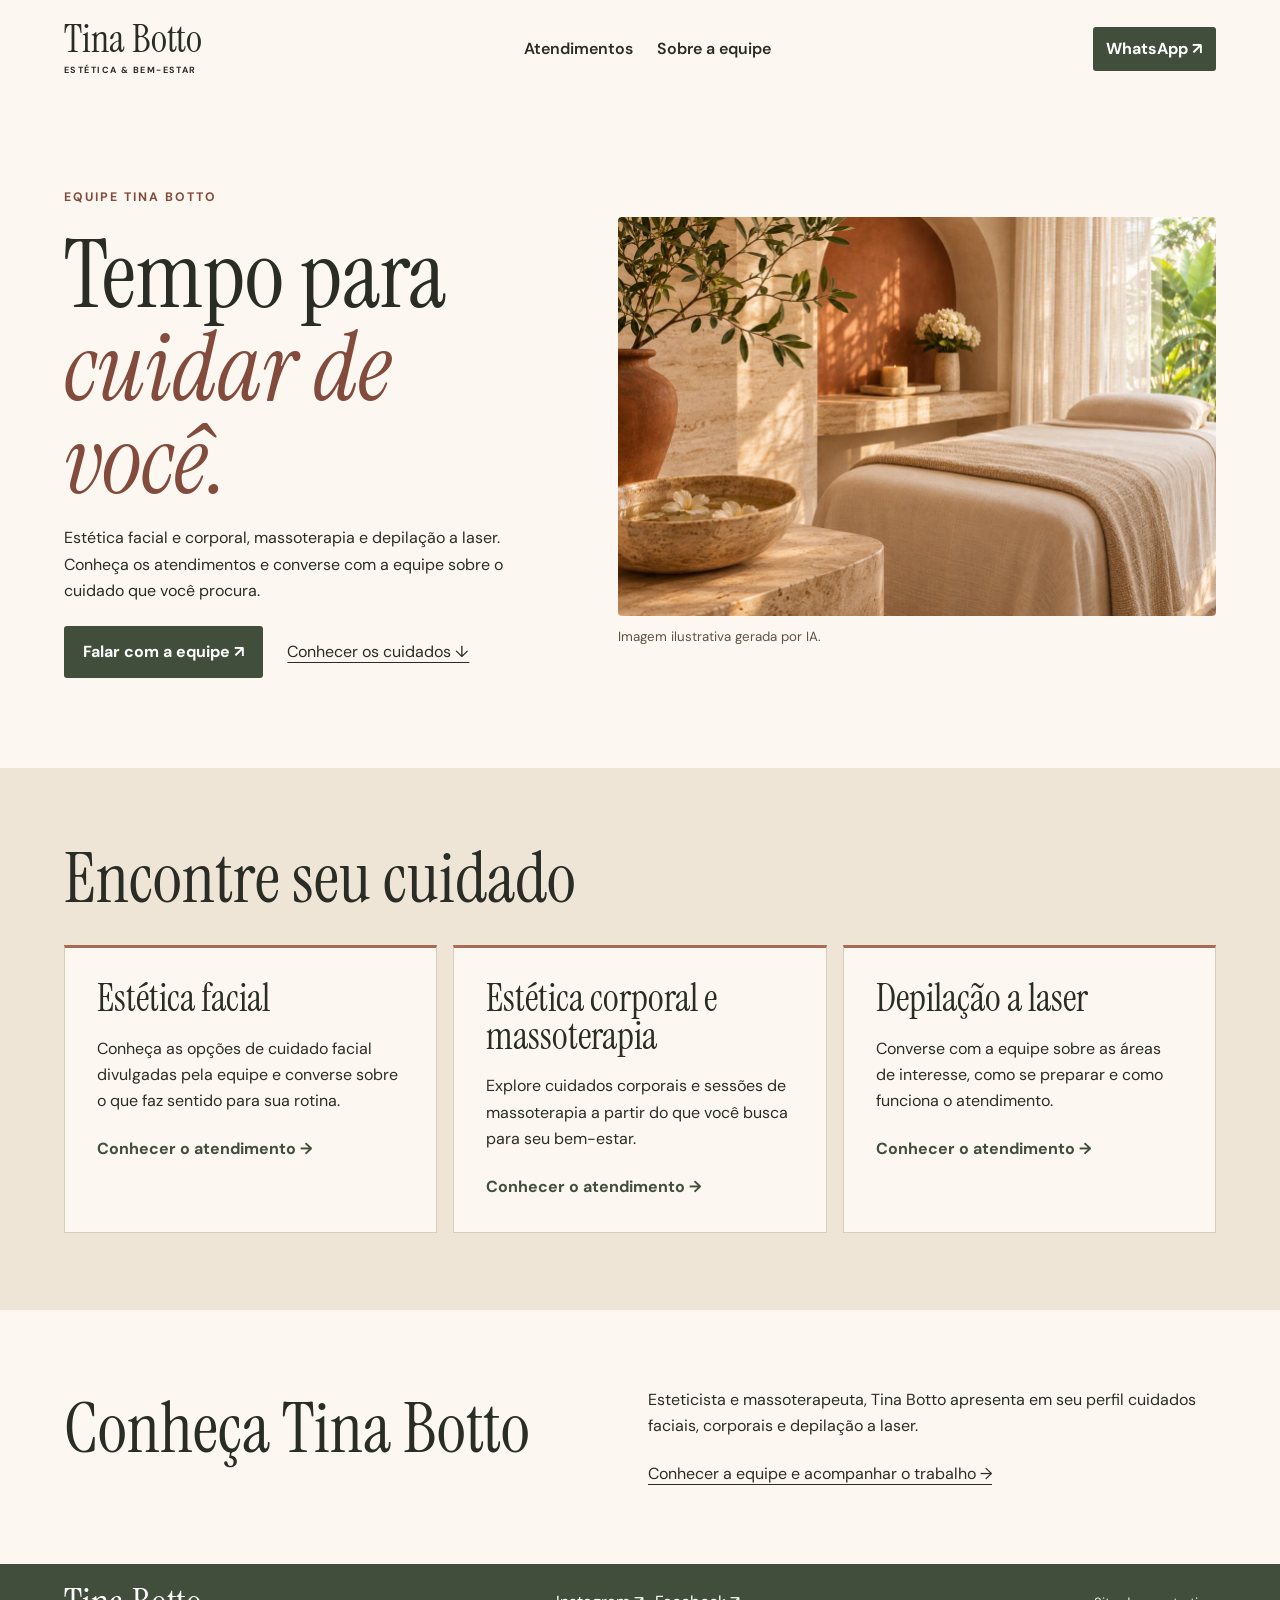
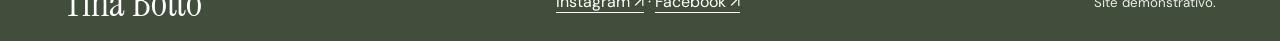
<file: index.html>
<!doctype html><html lang="pt-BR"><head><meta charset="utf-8"><meta name="viewport" content="width=device-width,initial-scale=1"><meta name="robots" content="noindex"><title>Início | Equipe Tina Botto</title><link rel="stylesheet" href="estilo.css"></head><body><a class="skip" href="#conteudo">Pular para o conteúdo</a><header class="wrap"><a class="brand" href="index.html">Tina Botto<span>ESTÉTICA &amp; BEM-ESTAR</span></a><nav aria-label="Navegação"><a href="index.html#cuidados">Atendimentos</a><a href="sobre.html">Sobre a equipe</a></nav><a class="button small" href="https://api.whatsapp.com/send?phone=5521982049789">WhatsApp ↗</a></header><main id="conteudo"><section class="hero wrap"><div><p class="label">Equipe Tina Botto</p><h1>Tempo para <em>cuidar de você.</em></h1><p>Estética facial e corporal, massoterapia e depilação a laser. Conheça os atendimentos e converse com a equipe sobre o cuidado que você procura.</p><div class="actions"><a class="button" href="https://api.whatsapp.com/send?phone=5521982049789">Falar com a equipe ↗</a><a href="#cuidados">Conhecer os cuidados ↓</a></div></div><figure><img src="estudio.jpg" width="1200" height="800" alt="Ambiente de estética com maca em linho claro e luz natural"><figcaption>Imagem ilustrativa gerada por IA.</figcaption></figure></section><section class="tint" id="cuidados"><div class="wrap section"><h2>Encontre seu cuidado</h2><div class="cards"><a class="card" href="facial.html"><h3>Estética facial</h3><p>Conheça as opções de cuidado facial divulgadas pela equipe e converse sobre o que faz sentido para sua rotina.</p><strong>Conhecer o atendimento →</strong></a><a class="card" href="corporal.html"><h3>Estética corporal e massoterapia</h3><p>Explore cuidados corporais e sessões de massoterapia a partir do que você busca para seu bem-estar.</p><strong>Conhecer o atendimento →</strong></a><a class="card" href="laser.html"><h3>Depilação a laser</h3><p>Converse com a equipe sobre as áreas de interesse, como se preparar e como funciona o atendimento.</p><strong>Conhecer o atendimento →</strong></a></div></div></section><section class="wrap section split"><h2>Conheça Tina Botto</h2><div><p>Esteticista e massoterapeuta, Tina Botto apresenta em seu perfil cuidados faciais, corporais e depilação a laser.</p><a href="sobre.html">Conhecer a equipe e acompanhar o trabalho →</a></div></section></main><footer><div class="wrap"><a class="brand" href="index.html">Tina Botto</a><div><a href="https://www.instagram.com/tinabotto/">Instagram ↗</a> · <a href="https://www.facebook.com/tinabottorj/">Facebook ↗</a></div><small>Site demonstrativo.</small></div></footer></body></html>
</file>
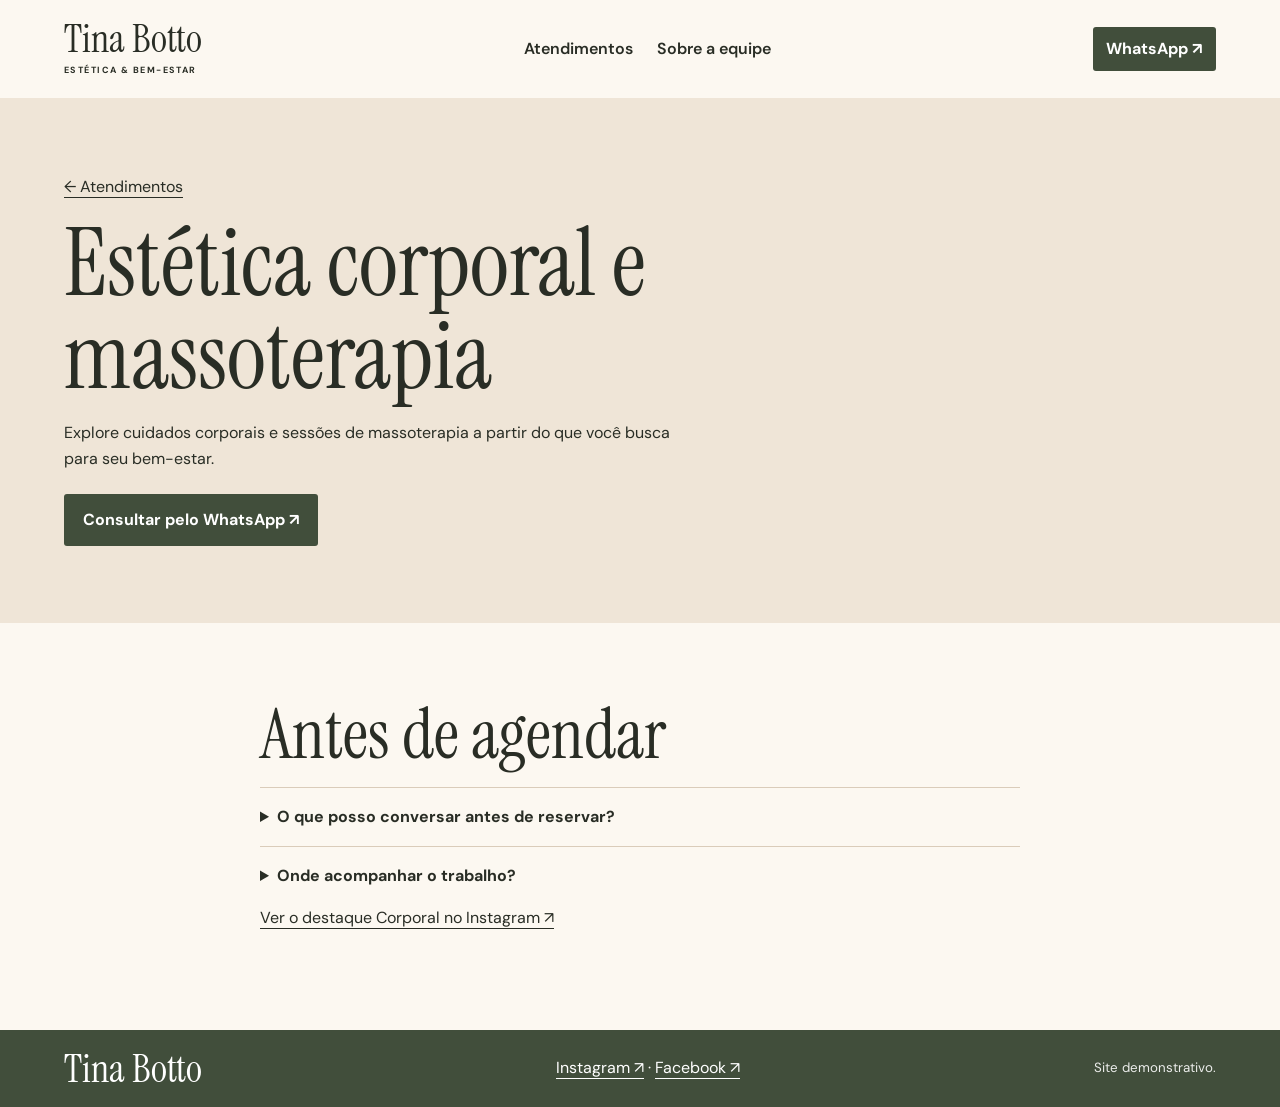
<file: corporal.html>
<!doctype html><html lang="pt-BR"><head><meta charset="utf-8"><meta name="viewport" content="width=device-width,initial-scale=1"><meta name="robots" content="noindex"><title>Estética corporal e massoterapia | Equipe Tina Botto</title><link rel="stylesheet" href="estilo.css"></head><body><a class="skip" href="#conteudo">Pular para o conteúdo</a><header class="wrap"><a class="brand" href="index.html">Tina Botto<span>ESTÉTICA &amp; BEM-ESTAR</span></a><nav aria-label="Navegação"><a href="index.html#cuidados">Atendimentos</a><a href="sobre.html">Sobre a equipe</a></nav><a class="button small" href="https://api.whatsapp.com/send?phone=5521982049789">WhatsApp ↗</a></header><main id="conteudo"><section class="tint"><div class="wrap section"><a href="index.html#cuidados">← Atendimentos</a><h1>Estética corporal e massoterapia</h1><p>Explore cuidados corporais e sessões de massoterapia a partir do que você busca para seu bem-estar.</p><a class="button" href="https://api.whatsapp.com/send?phone=5521982049789">Consultar pelo WhatsApp ↗</a></div></section><section class="wrap section reading"><h2>Antes de agendar</h2><details><summary>O que posso conversar antes de reservar?</summary><p>Explique se seu interesse é massoterapia ou estética corporal. Pergunte quais atendimentos estão disponíveis, a duração e o valor.</p></details><details><summary>Onde acompanhar o trabalho?</summary><p>Veja o destaque Corporal e as publicações sobre massoterapia no Instagram.</p></details><p><a href="https://www.instagram.com/tinabotto/stories/highlights/17909480476091466/">Ver o destaque Corporal no Instagram ↗</a></p></section></main><footer><div class="wrap"><a class="brand" href="index.html">Tina Botto</a><div><a href="https://www.instagram.com/tinabotto/">Instagram ↗</a> · <a href="https://www.facebook.com/tinabottorj/">Facebook ↗</a></div><small>Site demonstrativo.</small></div></footer></body></html>
</file>
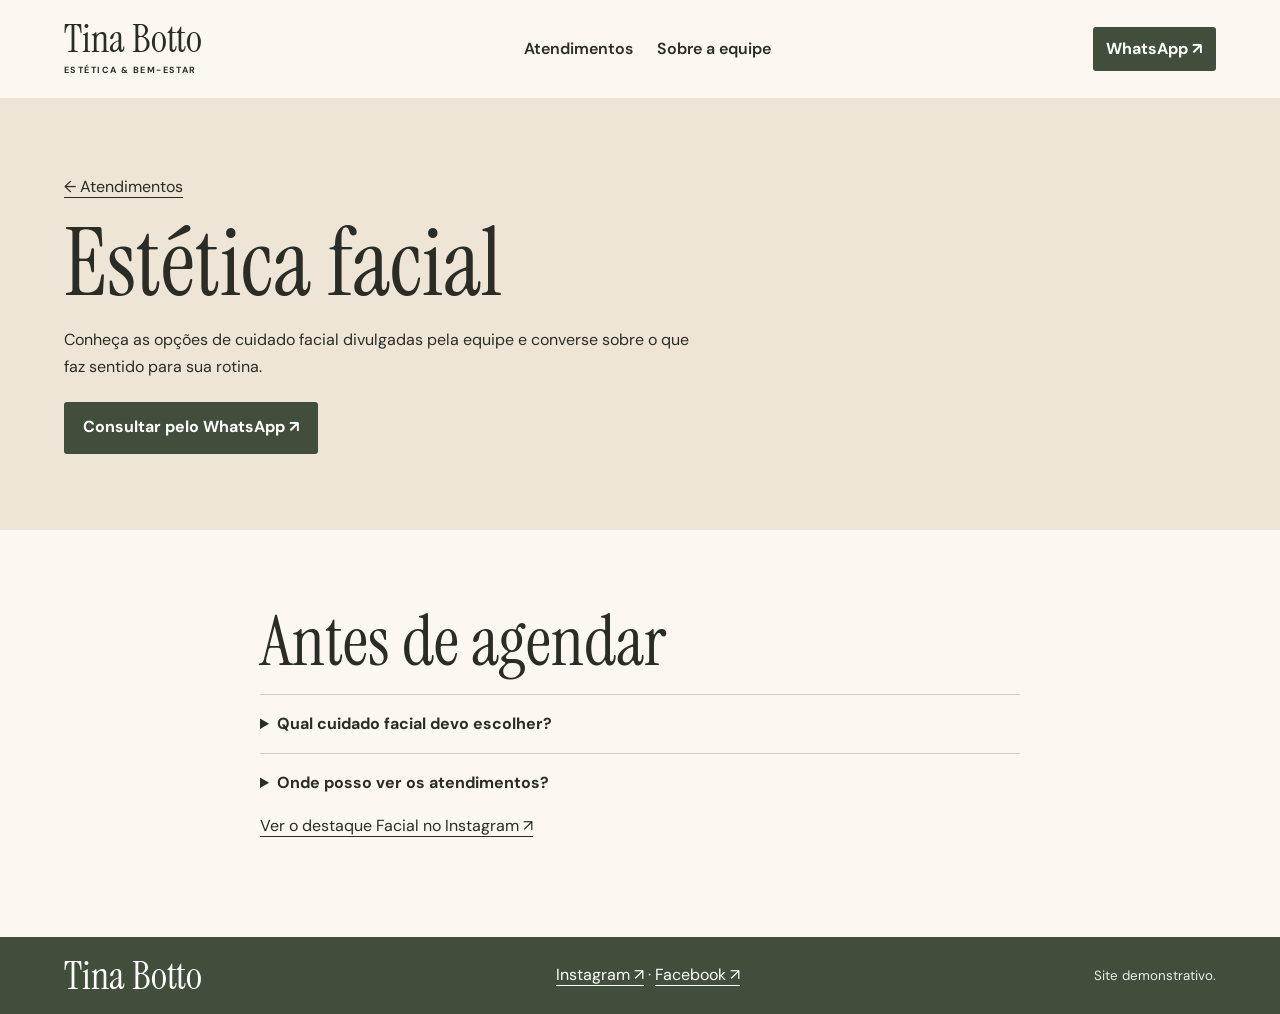
<file: facial.html>
<!doctype html><html lang="pt-BR"><head><meta charset="utf-8"><meta name="viewport" content="width=device-width,initial-scale=1"><meta name="robots" content="noindex"><title>Estética facial | Equipe Tina Botto</title><link rel="stylesheet" href="estilo.css"></head><body><a class="skip" href="#conteudo">Pular para o conteúdo</a><header class="wrap"><a class="brand" href="index.html">Tina Botto<span>ESTÉTICA &amp; BEM-ESTAR</span></a><nav aria-label="Navegação"><a href="index.html#cuidados">Atendimentos</a><a href="sobre.html">Sobre a equipe</a></nav><a class="button small" href="https://api.whatsapp.com/send?phone=5521982049789">WhatsApp ↗</a></header><main id="conteudo"><section class="tint"><div class="wrap section"><a href="index.html#cuidados">← Atendimentos</a><h1>Estética facial</h1><p>Conheça as opções de cuidado facial divulgadas pela equipe e converse sobre o que faz sentido para sua rotina.</p><a class="button" href="https://api.whatsapp.com/send?phone=5521982049789">Consultar pelo WhatsApp ↗</a></div></section><section class="wrap section reading"><h2>Antes de agendar</h2><details><summary>Qual cuidado facial devo escolher?</summary><p>Conte à equipe o que você procura e quais produtos ou procedimentos já fazem parte da sua rotina. Confirme as opções e orientações antes de reservar.</p></details><details><summary>Onde posso ver os atendimentos?</summary><p>O destaque Facial reúne publicações da equipe sobre o tema.</p></details><p><a href="https://www.instagram.com/tinabotto/stories/highlights/17904701545177329/">Ver o destaque Facial no Instagram ↗</a></p></section></main><footer><div class="wrap"><a class="brand" href="index.html">Tina Botto</a><div><a href="https://www.instagram.com/tinabotto/">Instagram ↗</a> · <a href="https://www.facebook.com/tinabottorj/">Facebook ↗</a></div><small>Site demonstrativo.</small></div></footer></body></html>
</file>
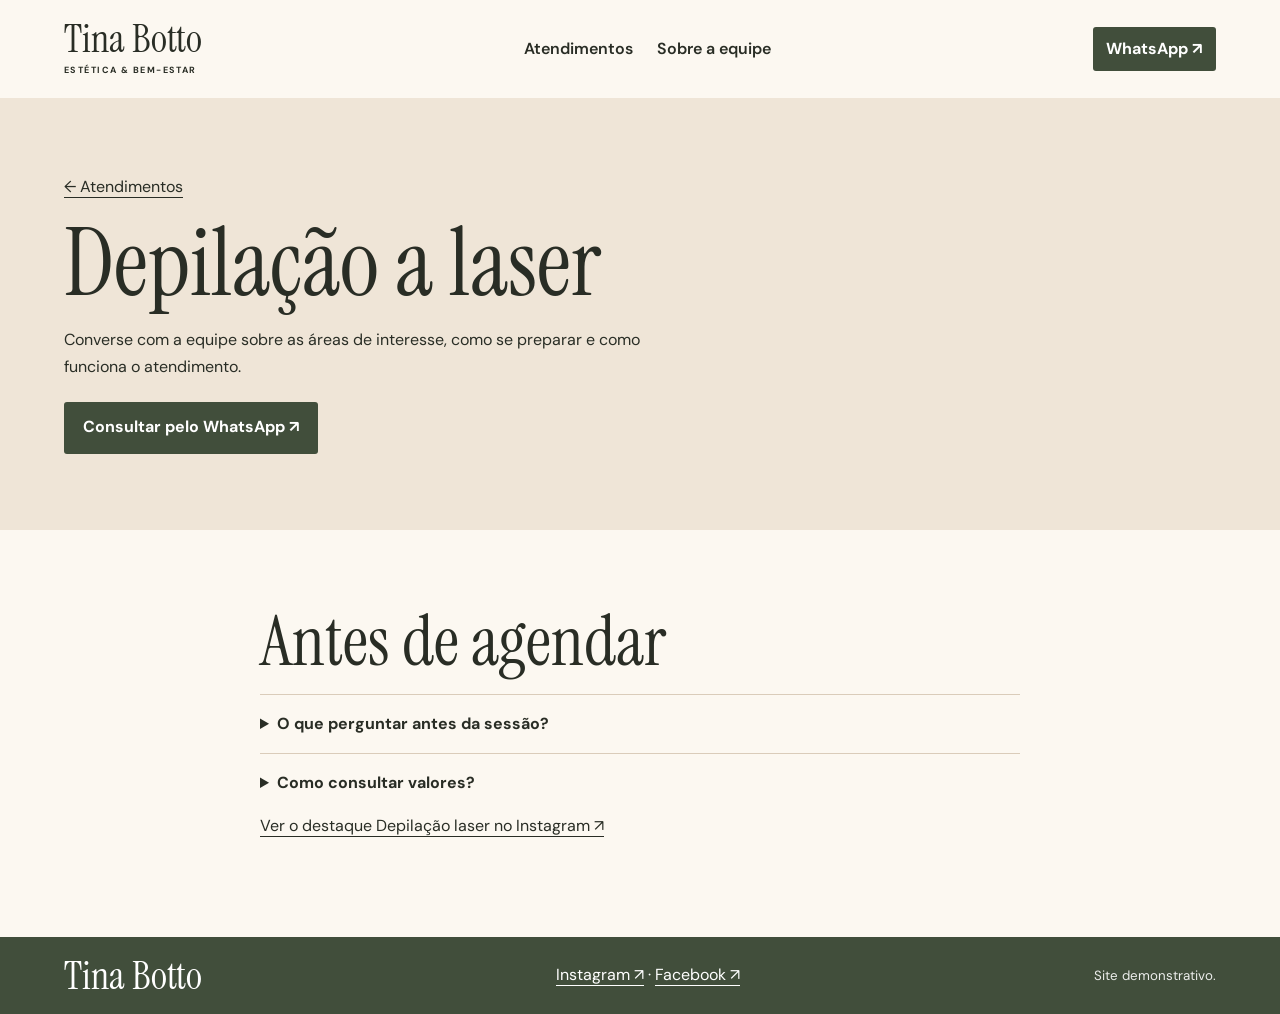
<file: laser.html>
<!doctype html><html lang="pt-BR"><head><meta charset="utf-8"><meta name="viewport" content="width=device-width,initial-scale=1"><meta name="robots" content="noindex"><title>Depilação a laser | Equipe Tina Botto</title><link rel="stylesheet" href="estilo.css"></head><body><a class="skip" href="#conteudo">Pular para o conteúdo</a><header class="wrap"><a class="brand" href="index.html">Tina Botto<span>ESTÉTICA &amp; BEM-ESTAR</span></a><nav aria-label="Navegação"><a href="index.html#cuidados">Atendimentos</a><a href="sobre.html">Sobre a equipe</a></nav><a class="button small" href="https://api.whatsapp.com/send?phone=5521982049789">WhatsApp ↗</a></header><main id="conteudo"><section class="tint"><div class="wrap section"><a href="index.html#cuidados">← Atendimentos</a><h1>Depilação a laser</h1><p>Converse com a equipe sobre as áreas de interesse, como se preparar e como funciona o atendimento.</p><a class="button" href="https://api.whatsapp.com/send?phone=5521982049789">Consultar pelo WhatsApp ↗</a></div></section><section class="wrap section reading"><h2>Antes de agendar</h2><details><summary>O que perguntar antes da sessão?</summary><p>Informe a área de interesse e confirme com a equipe o preparo, a avaliação prévia e os cuidados após a sessão.</p></details><details><summary>Como consultar valores?</summary><p>Envie a área de interesse ao WhatsApp da equipe para consultar valores e disponibilidade.</p></details><p><a href="https://www.instagram.com/tinabotto/stories/highlights/17898895479251737/">Ver o destaque Depilação laser no Instagram ↗</a></p></section></main><footer><div class="wrap"><a class="brand" href="index.html">Tina Botto</a><div><a href="https://www.instagram.com/tinabotto/">Instagram ↗</a> · <a href="https://www.facebook.com/tinabottorj/">Facebook ↗</a></div><small>Site demonstrativo.</small></div></footer></body></html>
</file>
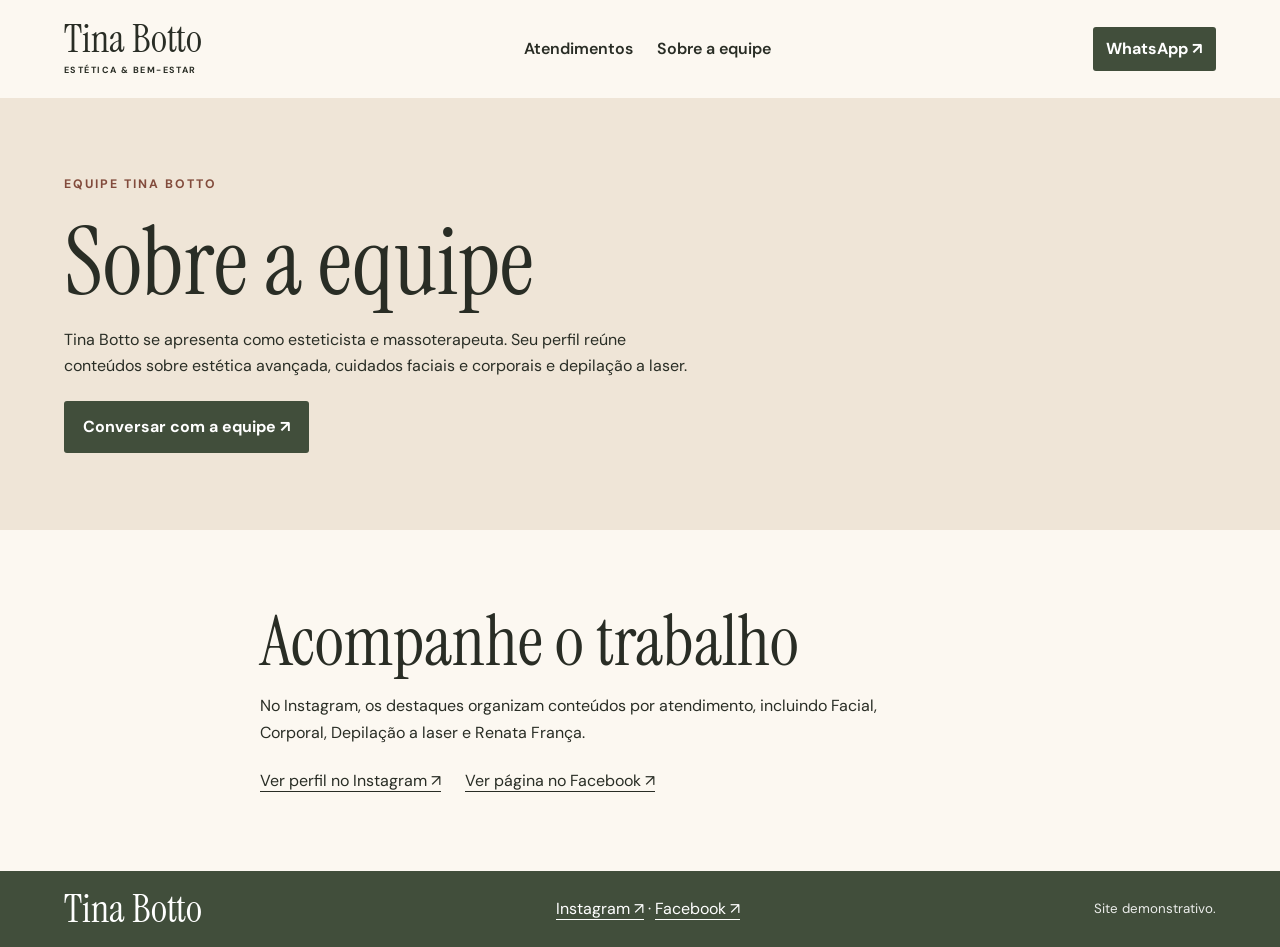
<file: sobre.html>
<!doctype html><html lang="pt-BR"><head><meta charset="utf-8"><meta name="viewport" content="width=device-width,initial-scale=1"><meta name="robots" content="noindex"><title>Sobre a equipe | Equipe Tina Botto</title><link rel="stylesheet" href="estilo.css"></head><body><a class="skip" href="#conteudo">Pular para o conteúdo</a><header class="wrap"><a class="brand" href="index.html">Tina Botto<span>ESTÉTICA &amp; BEM-ESTAR</span></a><nav aria-label="Navegação"><a href="index.html#cuidados">Atendimentos</a><a href="sobre.html">Sobre a equipe</a></nav><a class="button small" href="https://api.whatsapp.com/send?phone=5521982049789">WhatsApp ↗</a></header><main id="conteudo"><section class="tint"><div class="wrap section"><p class="label">Equipe Tina Botto</p><h1>Sobre a equipe</h1><p>Tina Botto se apresenta como esteticista e massoterapeuta. Seu perfil reúne conteúdos sobre estética avançada, cuidados faciais e corporais e depilação a laser.</p><a class="button" href="https://api.whatsapp.com/send?phone=5521982049789">Conversar com a equipe ↗</a></div></section><section class="wrap section reading"><h2>Acompanhe o trabalho</h2><p>No Instagram, os destaques organizam conteúdos por atendimento, incluindo Facial, Corporal, Depilação a laser e Renata França.</p><div class="actions"><a href="https://www.instagram.com/tinabotto/">Ver perfil no Instagram ↗</a><a href="https://www.facebook.com/tinabottorj/">Ver página no Facebook ↗</a></div></section></main><footer><div class="wrap"><a class="brand" href="index.html">Tina Botto</a><div><a href="https://www.instagram.com/tinabotto/">Instagram ↗</a> · <a href="https://www.facebook.com/tinabottorj/">Facebook ↗</a></div><small>Site demonstrativo.</small></div></footer></body></html>
</file>
<file: estilo.css>
@import url('https://fonts.googleapis.com/css2?family=DM+Sans:wght@400;500;600;700&family=Instrument+Serif:ital@0;1&display=swap');
:root{--paper:#fcf8f1;--ink:#292d25;--sage:#414e3b;--sand:#efe5d7;--clay:#824b3c;--line:#daccba;--serif:"Instrument Serif",Georgia,serif}*{box-sizing:border-box}body{margin:0;background:var(--paper);color:var(--ink);font:1rem/1.65 "DM Sans",Arial,sans-serif}a{color:inherit;text-underline-offset:.3em}a:hover{text-decoration-thickness:2px}.wrap{width:min(90%,1230px);margin:auto}header,footer .wrap,.actions{display:flex;align-items:center;gap:1rem 1.5rem;flex-wrap:wrap}header,footer .wrap{justify-content:space-between;padding-block:1.35rem}nav{display:flex;gap:1.5rem;flex-wrap:wrap}nav a{font-weight:600;text-decoration:none}.brand{font:2.45rem/.85 var(--serif);text-decoration:none}.brand span{display:block;font:700 .56rem/1.2 "DM Sans",sans-serif;letter-spacing:.16em;margin-top:.65rem}.button{background:var(--sage);color:#fff;display:inline-block;padding:.8rem 1.2rem;text-decoration:none;border-radius:3px;font-weight:700}.button:hover{background:#313c2d}.small{padding:.55rem .85rem}.hero{display:grid;grid-template-columns:.9fr 1.1fr;align-items:center;gap:clamp(1.5rem,5vw,6rem);padding-block:clamp(2.5rem,7vw,7rem)}h1,h2,h3{font:400 1rem/.98 var(--serif);margin:0 0 1.1rem}h1{font-size:clamp(3.7rem,7.4vw,7.6rem);max-width:16ch}h1 em{color:var(--clay)}h2{font-size:clamp(2.6rem,5.5vw,5rem)}h3{font-size:2.4rem}p{max-width:57ch;margin:0 0 1.35rem}.label{font-size:.77rem;text-transform:uppercase;letter-spacing:.16em;font-weight:700;color:var(--clay)}figure{margin:0}img{display:block;width:100%;height:auto;border-radius:4px;background:var(--sand)}figcaption{color:#5f5245;font-size:.83rem;margin-top:.65rem}.tint{background:var(--sand)}.section{padding-block:clamp(2.5rem,6vw,5.5rem)}.section>a:first-child{display:inline-block;margin-bottom:1rem}.cards,.split{display:grid;gap:1rem}.cards{grid-template-columns:repeat(3,minmax(0,1fr));margin-top:2rem}.card{display:block;text-decoration:none;padding:clamp(1rem,2.5vw,2rem);background:var(--paper);border:1px solid var(--line);border-top:3px solid #a76a55}.card:hover strong{text-decoration:underline}.card strong{color:var(--sage)}.split{grid-template-columns:1fr 1fr;align-items:center}.reading{max-width:760px}details{border-top:1px solid var(--line);padding:1rem 0}summary{cursor:pointer;font-weight:700}details p{margin-top:.6rem}footer{background:var(--sage);color:white}footer small{opacity:.9}.skip{position:absolute;left:.5rem;top:-6rem;background:white;padding:.6rem}.skip:focus{top:.5rem}:focus-visible{outline:3px solid var(--clay);outline-offset:4px}@media(max-width:760px){.hero,.cards,.split{grid-template-columns:1fr}header nav{width:100%;order:3}h1{font-size:clamp(3.3rem,12vw,5.4rem)}}
</file>
